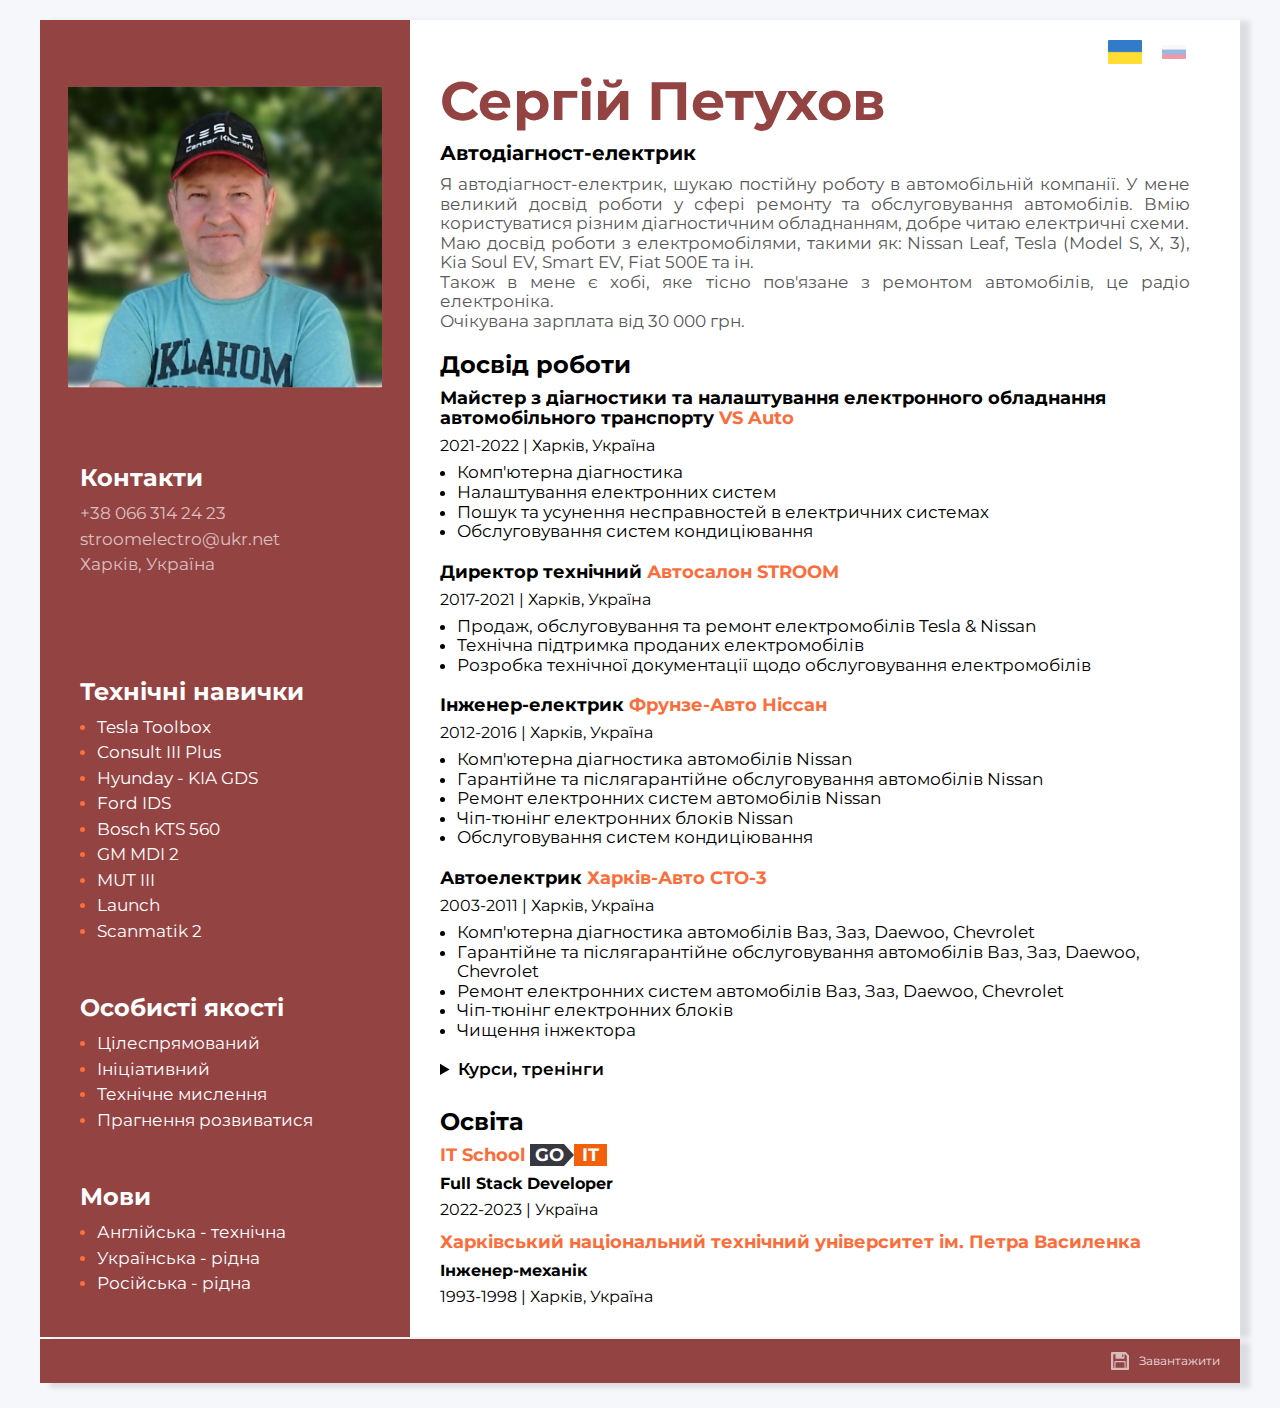
<file: index.html>
<!DOCTYPE html>
<html lang="uk">
<head>
    <meta charset="UTF-8">
    <meta http-equiv="X-UA-Compatible" content="IE=edge">
    <meta name="viewport" content="width=device-width, initial-scale=1.0">
    <title>Резюме</title>
    <link rel="icon" href="./img/favicon.ico" type="image/x-icon">
    <link rel="shortcut icon" href="./img/favicon.ico" type="image/x-icon">
    <link rel="preconnect" href="https://fonts.googleapis.com">
    <link rel="preconnect" href="https://fonts.gstatic.com" crossorigin>
    <link href="https://fonts.googleapis.com/css2?family=Montserrat:wght@400;700&display=swap" rel="stylesheet">
    <link rel="stylesheet" href="css/index.min.css">
</head>
    <body>
    <!-- main container -->
    <div class="main-container">
        <header class="header">
            <p class="header__p"></p>
            <ul class="header__list list">
                <li class="header__item"><a class="header__link link" href="./index.html"><img class="header__img header__img--active" src="./img/ukr.png" alt="ukr-lang" title="Українська мова"></a></li>
                <li class="header__item"><a class="header__link link" href="./rus.html"><img class="header__img" src="./img/ru.png" alt="rus-lang" title="Російська мова"></a></li>
                <!-- <li class="header__item"><a class="header__link link" href="./eng.html"><img class="header__img" src="./img/uk.png" alt="eng-lang" title="Англійська мова"></a></li> -->
            </ul>
        </header>
        <!--main container for mi-->
        <div class="for-mi">
            <!-- about mi -->
            <section class="about">
                <h1 class="about__name">Сергій Петухов</h1>
                <h2 class="about__profession">Автодіагност-електрик</h2>
                <p class="about__discription">
                    Я автодіагност-електрик, шукаю постійну роботу в автомобільній компанії. У мене великий досвід роботи у сфері
                    ремонту та обслуговування автомобілів. Вмію користуватися різним
                    діагностичним обладнанням, добре читаю електричні схеми.
                    <br/>Маю досвід роботи з електромобілями, такими як: Nissan Leaf, Tesla (Model S, X, 3), Kia Soul EV, Smart EV, Fiat 500E та ін.
                    <br/>Також в мене є хобі, яке тісно пов'язане з ремонтом автомобілів, це радіо електроніка.
                    <br/>Очікувана зарплата від 30 000 грн.
                </p>
            </section> 
            <!-- work experiens -->
            <section class="work-expiriens">
                <h3 class="work-expiriens-title">Досвід роботи</h3>
                <!-- VS Auto -->
                <div class="work-expiriens-company">
                    <h4 class="work-expiriens__position">Майстер з діагностики та налаштування електронного обладнання автомобільного транспорту <span class="work-expiriens__position--color">VS Auto</span></h4>
                    <p class="work-expiriens__period">2021-2022   <span class="work-expiriens__period--color">|</span> Харків, Україна</p>
                    <ul class="work-expiriens__list">
                        <li class="work-expiriens__item">Комп'ютерна діагностика</li>
                        <li class="work-expiriens__item">Налаштування електронних систем</li>
                        <li class="work-expiriens__item">Пошук та усунення несправностей в електричних системах</li>
                        <li class="work-expiriens__item">Обслуговування систем кондиціювання</li> 
                    </ul>
                </div>
                <!-- STROOM -->
                <div  class="work-expiriens-company">
                    <h4 class="work-expiriens__position"> Директор технічний <span class="work-expiriens__position--color">Автосалон STROOM</span></h4>
                    <p class="work-expiriens__period"> 2017-2021   <span class="work-expiriens__period--color">|</span> Харків, Україна </p>
                    <ul class="work-expiriens__list">
                        <li class="work-expiriens__item"> Продаж, обслуговування та ремонт електромобілів Tesla & Nissan</li>
                        <li class="work-expiriens__item"> Технічна підтримка проданих електромобілів</li>
                        <li class="work-expiriens__item"> Розробка технічної документації щодо обслуговування електромобілів</li>
                    </ul>
                </div>
                <!-- Фрунзе-Авто Nissan -->
                <div class="work-expiriens-company">
                    <h4 class="work-expiriens__position"> Інженер-електрик <span class="work-expiriens__position--color">Фрунзе-Авто Ніссан</span> </h4>
                    <p class="work-expiriens__period"> 2012-2016  <span class="work-expiriens__period--color">|</span> Харків, Україна </p>
                    <ul class="work-expiriens__list">
                        <li class="work-expiriens__item"> Комп'ютерна діагностика автомобілів Nissan</li>
                        <li class="work-expiriens__item"> Гарантійне та післягарантійне обслуговування автомобілів Nissan</li>
                        <li class="work-expiriens__item"> Ремонт електронних систем автомобілів Nissan</li>
                        <li class="work-expiriens__item"> Чіп-тюнінг електронних блоків Nissan</li>
                        <li class="work-expiriens__item"> Обслуговування систем кондиціювання</li>
                    </ul>
                </div>
                <!-- company Харьков-Авто СТО-3 -->
                <div class="work-expiriens-company">
                    <h4 class="work-expiriens__position"> Автоелектрик <span class="work-expiriens__position--color">Харків-Авто СТО-3</span> </h4>
                    <p class="work-expiriens__period"> 2003-2011   <span class="work-expiriens__period--color">|</span>  Харків, Україна </p>
                    <ul class="work-expiriens__list">
                        <li class="work-expiriens__item"> Комп'ютерна діагностика автомобілів Ваз, Заз, Daewoo, Chevrolet</li>
                        <li class="work-expiriens__item"> Гарантійне та післягарантійне обслуговування автомобілів Ваз, Заз, Daewoo, Chevrolet</li>
                        <li class="work-expiriens__item"> Ремонт електронних систем автомобілів Ваз, Заз, Daewoo, Chevrolet</li>
                        <li class="work-expiriens__item"> Чіп-тюнінг електронних блоків</li>
                        <li class="work-expiriens__item"> Чищення інжектора</li>
                    </ul>
                </div>
                <details class="details">
                    <summary class="details__more">Курси, тренінги</summary>
                    <!-- Bosch Service -->
                    <div  class="work-expiriens-company">
                        <h4 class="work-expiriens__position"> Робота з електромобілями <span class="work-expiriens__position--color">Bosch Service</span></h4>
                        <p class="work-expiriens__period"> 2017 <span class="work-expiriens__period--color">|</span> Київ, Україна </p>
                        <ul class="work-expiriens__list">
                            <li class="work-expiriens__item"> Пристрій електромобіля</li>
                            <li class="work-expiriens__item"> Робота з високовольтною системою електромобіля</li>
                            <li class="work-expiriens__item"> Ремонт та обслуговування електромобіля</li>
                        </ul>
                    </div> 
                    <!-- Nissan Kyiv -->
                    <div class="work-expiriens-company">
                        <h4 class="work-expiriens__position"> Влаштування електронних систем Nissan <span class="work-expiriens__position--color">Ніссан-Київ</span></h4>
                        <p class="work-expiriens__period"> 2014 <span class="work-expiriens__period--color">|</span> Київ, Україна </p>
                        <ul class="work-expiriens__list">
                            <li class="work-expiriens__item"> Влаштування електронних систем</li>
                            <li class="work-expiriens__item"> Діагностика електронних систем</li>
                            <li class="work-expiriens__item"> Робота з діагностичним обладнанням</li>
                        </ul>
                    </div>
                    <!-- Falcon-Auto -->
                    <div class="work-expiriens-company">
                        <h4 class="work-expiriens__position"> Влаштування електронних систем KIA <span class="work-expiriens__position--color">Falcon-Auto</span></h4>
                        <p class="work-expiriens__period"> 2013 <span class="work-expiriens__period--color">|</span> Київ, Україна </p>
                        <ul class="work-expiriens__list">
                            <li class="work-expiriens__item"> Влаштування електронних систем</li>
                            <li class="work-expiriens__item"> Діагностика електронних систем</li>
                            <li class="work-expiriens__item"> Робота з діагностичним обладнанням</li>
                        </ul>
                    </div>
                    <!-- Kyiv-Auto -->
                    <div class="work-expiriens-company">
                        <h4 class="work-expiriens__position"> Влаштування електронних систем Chevrolet <span class="work-expiriens__position--color">Київ-Авто</span></h4>
                        <p class="work-expiriens__period"> 2005 <span class="work-expiriens__period--color">|</span> Київ, Україна </p>
                        <ul class="work-expiriens__list">
                            <li class="work-expiriens__item"> Влаштування електронних систем Chevrolet</li>
                            <li class="work-expiriens__item"> Робота з діагностичним обладнанням</li>
                        </ul>
                    </div>
                    <!-- Auto-ZAZ -->
                    <div class="work-expiriens-company">
                        <h4 class="work-expiriens__position"> Влаштування електронних систем Daewoo, Sens <span class="work-expiriens__position--color">Авто-ЗАЗ</span></h4>
                        <p class="work-expiriens__period"> 2003 <span class="work-expiriens__period--color">|</span> Запоріжжя, Україна </p>
                        <ul class="work-expiriens__list">
                            <li class="work-expiriens__item"> Влаштування електронних систем Daewoo, Sens</li>
                            <li class="work-expiriens__item"> Робота з діагностичним обладнанням Scan-100</li>
                            <li class="work-expiriens__item"> Робота з діагностичним обладнанням Ascan-8</li>
                        </ul>
                    </div>
                </details>
            </section>
            <!-- education -->
            <section class="education">
                <h3 class="education-title">Освіта</h3>
                <ul class="education-list list">
                    <li class="education__item">
                        <h4 class="education__university">IT School <a class="link" href="https://goit.global/ua/" target="_blank"><span class="go"><span class="vs">&nbsp</span>GO</span><span class="it">IT</span></a></h4>
                        <h5 class="education__speciality">Full Stack Developer</h5>
                        <p class="education__period">2022-2023 <span class="education__divider">|</span>  Україна</p>
                    </li>
                    <li class="education__item">
                        <h4 class="education__university"><a class="education__link link" href="https://khntusg.com.ua/" target="_blank">Харківський національний технічний університет ім. Петра Василенка</a></h4>
                        <h5 class="education__speciality">Інженер-механік</h5>
                        <p class="education__period">1993-1998   <span class="education__divider">|</span> Харків, Україна</p>
                    </li>
                </ul>
            </section>
        </div> 
    <!-- sidebar -->
        <aside class="sidebar">
            <img src="img/my-photo-2023-blur-bg.png" alt="Моє фото" class="photo">
            <!-- contact -->
            <section class="contact">
                <h3 class="sidebar-title"> Контакти </h3>
                <ul class="contact-list list">
                    <li class="contact__item">
                        <a class="contact__link link" href="tel:+380663142423">+38 066 314 24 23</a>
                    </li>
                    <li class="contact__item">
                        <a class="contact__link link" href="mailto:stroomelectro@ukr.net">stroomelectro@ukr.net</a>
                    </li>
                    <!-- <li class="contact__item">
                        <a class="contact__link link" href="https://t.me/xxx">Telegram</a>
                    </li>
                    <li class="contact__item">
                        <a class="contact__link link" href="https://xxx">Viber</a>
                    </li> -->
                    <li class="contact__item">
                        <a class="contact__link link" href="https://goo.gl/maps/jP4LGy4SMkYBEkLD8" target="_blank">Харків, Україна</a>
                    </li>
                </ul>
            </section>
            <!-- tech skil -->
            <section class="tech-skil">
                <h3 class="sidebar-title">Технічні навички</h3>
                <ul class="tech-skil-list">
                    <li class="tech-skil__item"> <span class="tech-skil__item--text">Tesla Toolbox</span> </li>
                    <li class="tech-skil__item"> <span class="tech-skil__item--text">Consult III Plus</span> </li>
                    <li class="tech-skil__item"> <span class="tech-skil__item--text">Hyunday - KIA GDS</span> </li>
                    <li class="tech-skil__item"> <span class="tech-skil__item--text">Ford IDS</span> </li>
                    <li class="tech-skil__item"> <span class="tech-skil__item--text">Bosch KTS 560</span> </li>
                    <li class="tech-skil__item"> <span class="tech-skil__item--text">GM MDI 2</span> </li>
                    <li class="tech-skil__item"> <span class="tech-skil__item--text">MUT III</span> </li>
                    <li class="tech-skil__item"> <span class="tech-skil__item--text">Launch</span> </li>
                    <li class="tech-skil__item"> <span class="tech-skil__item--text">Scanmatik 2</span> </li>
                </ul>
            </section>
            <!-- soft skil -->
            <div class="soft-skil">
                <h3 class="sidebar-title">Особисті якості</h3>
                <ul class="soft-skil-list">
                    <li class="soft-skil__item"> <span class="soft-skil__item--text">Цілеспрямований</span> </li>
                    <li class="soft-skil__item"> <span class="soft-skil__item--text">Ініціативний</span> </li>
                    <li class="soft-skil__item"> <span class="soft-skil__item--text">Технічне мислення</span> </li>
                    <li class="soft-skil__item"> <span class="soft-skil__item--text">Прагнення розвиватися</span> </li>
                </ul>
            </div>
            <div class="language">
                <h3 class="sidebar-title">Мови</h3>
                <ul class="language-list">
                    <li class="language__item"> <span class="language__item--text">Англійська - технічна</span> </li>
                    <li class="language__item"> <span class="language__item--text">Українська - рідна</span> </li>
                    <li class="language__item"> <span class="language__item--text">Російська - рідна</span> </li>
                </ul>
            </div>
        </aside>
    </div> 
    <div class="bottom_block_download">
        <a
        href="https://raw.githubusercontent.com/Banny-b/resume-auto/main/pdf/summary-ua.pdf"
        target="_blank"
        class="resume_link"
        ><img class="download-icon" src="./img/icon-floppy.svg" alt="download"/>
        Завантажити
        </a>
    </div>
    <button onclick="topFunction()" id="myBtn" title="Go to top">&#8679;</button>
    <script src="./js/top.js"></script>
    </body>
</html>
</file>
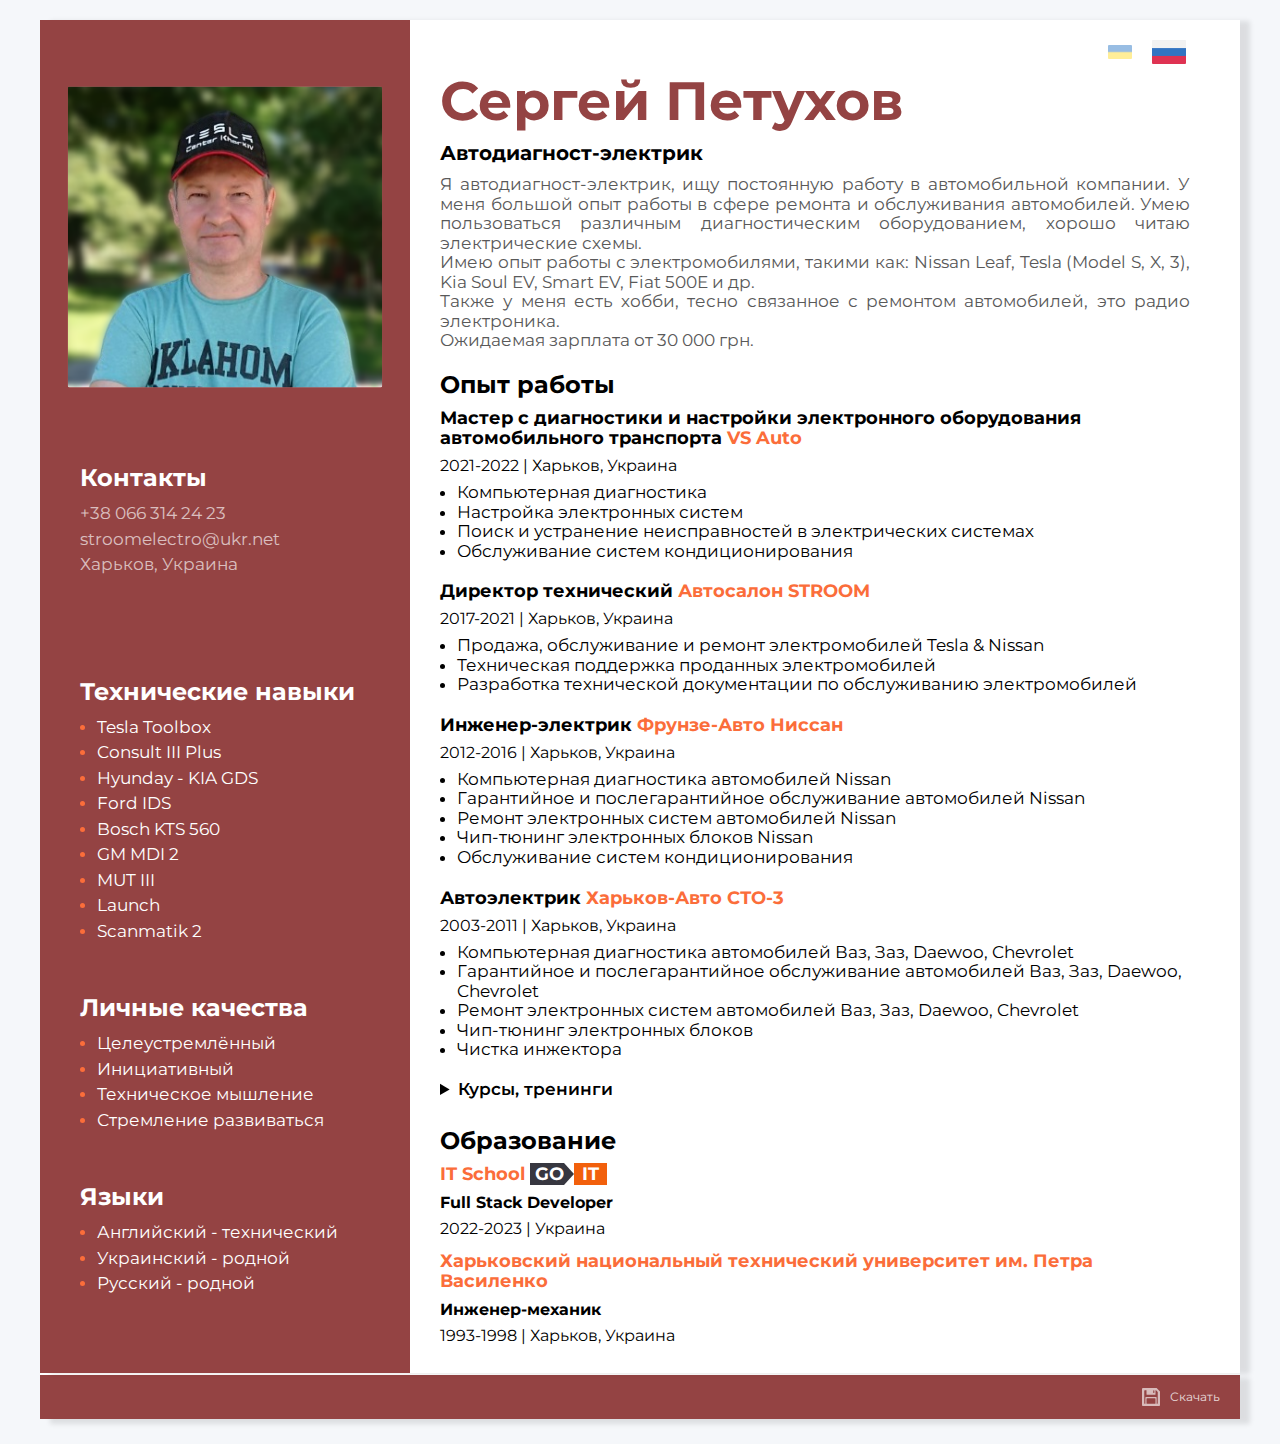
<file: rus.html>
<!DOCTYPE html>
<html lang="ru">
<head>
    <meta charset="UTF-8">
    <meta http-equiv="X-UA-Compatible" content="IE=edge">
    <meta name="viewport" content="width=device-width, initial-scale=1.0">
    <title>Резюме</title>
    <link rel="icon" href="./img/favicon.ico" type="image/x-icon">
    <link rel="shortcut icon" href="./img/favicon.ico" type="image/x-icon">
    <link rel="preconnect" href="https://fonts.googleapis.com">
    <link rel="preconnect" href="https://fonts.gstatic.com" crossorigin>
    <link href="https://fonts.googleapis.com/css2?family=Montserrat:wght@400;700&display=swap" rel="stylesheet">
    <link rel="stylesheet" href="css/index.min.css">
</head>
    <body>
    <!-- main container -->
    <div class="main-container">
        <header class="header">
            <p class="header__p"></p>
            <ul class="header__list list">
                <li class="header__item"><a class="header__link link" href="./index.html"><img class="header__img" src="./img/ukr.png" alt="ukr-lang" title="Украинский язык"></a></li>
                <li class="header__item"><a class="header__link link" href="./rus.html"><img class="header__img header__img--active" src="./img/ru.png" alt="rus-lang" title="Русский язык"></a></li>
                <!-- <li class="header__item"><a class="header__link link" href="./eng.html"><img class="header__img" src="./img/uk.png" alt="eng-lang" title="Английский язык"></a></li> -->
            </ul>
        </header>
        <!--main container for mi-->
        <div class="for-mi">
            <!-- about mi -->
            <section class="about">
                <h1 class="about__name">Сергей Петухов</h1>
                <h2 class="about__profession">Автодиагност-электрик</h2>
                <p class="about__discription">
                    Я автодиагност-электрик, ищу постоянную работу в автомобильной компании. У меня большой опыт работы в сфере
                    ремонта и обслуживания автомобилей. Умею пользоваться различным 
                    диагностическим оборудованием, хорошо читаю электрические схемы.
                    <br/>Имею опыт работы с электромобилями, такими как: Nissan Leaf, Tesla (Model S, X, 3), Kia Soul EV, Smart EV, Fiat 500E и др.
                    <br/>Также у меня есть хобби, тесно связанное с ремонтом автомобилей, это радио электроника.
                    <br/>Ожидаемая зарплата от 30 000 грн.
                </p>
            </section> 
            <!-- work experiens -->
            <section class="work-expiriens">
                <h3 class="work-expiriens-title">Опыт работы</h3>
                <!-- VS Auto -->
                <div class="work-expiriens-company">
                    <h4 class="work-expiriens__position">Мастер с диагностики и настройки электронного оборудования автомобильного транспорта <span class="work-expiriens__position--color">VS Auto</span></h4>
                    <p class="work-expiriens__period">2021-2022 <span class="work-expiriens__period--color">|</span> Харьков, Украина</p>
                    <ul class="work-expiriens__list">
                        <li class="work-expiriens__item">Компьютерная диагностика</li>
                        <li class="work-expiriens__item">Настройка электронных систем</li>
                        <li class="work-expiriens__item">Поиск и устранение неисправностей в электрических системах</li>
                        <li class="work-expiriens__item">Обслуживание систем кондиционирования</li>  
                    </ul>
                </div>
                <!-- STROOM -->
                <div  class="work-expiriens-company">
                    <h4 class="work-expiriens__position"> Директор технический  <span class="work-expiriens__position--color">Автосалон STROOM</span></h4>
                    <p class="work-expiriens__period"> 2017-2021   <span class="work-expiriens__period--color">|</span> Харьков, Украина </p>
                    <ul class="work-expiriens__list">
                        <li class="work-expiriens__item"> Продажа, обслуживание и ремонт электромобилей Tesla & Nissan</li>
                        <li class="work-expiriens__item"> Техническая поддержка проданных электромобилей</li>
                        <li class="work-expiriens__item"> Разработка технической документации по обслуживанию электромобилей</li>
                    </ul>
                </div>
                <!-- Фрунзе-Авто Nissan -->
                <div class="work-expiriens-company">
                    <h4 class="work-expiriens__position"> Инженер-электрик <span class="work-expiriens__position--color">Фрунзе-Авто Ниссан</span> </h4>
                    <p class="work-expiriens__period"> 2012-2016   <span class="work-expiriens__period--color">|</span>  Харьков, Украина </p>
                    <ul class="work-expiriens__list">
                        <li class="work-expiriens__item"> Компьютерная диагностика автомобилей Nissan</li>
                        <li class="work-expiriens__item"> Гарантийное и послегарантийное обслуживание автомобилей Nissan</li>
                        <li class="work-expiriens__item"> Ремонт электронных систем автомобилей Nissan</li>
                        <li class="work-expiriens__item"> Чип-тюнинг электронных блоков Nissan</li>
                        <li class="work-expiriens__item"> Обслуживание систем кондиционирования</li>
                    </ul>
                </div>
                <!-- Харьков-Авто СТО-3 -->
                <div class="work-expiriens-company">
                    <h4 class="work-expiriens__position"> Автоэлектрик <span class="work-expiriens__position--color">Харьков-Авто СТО-3</span> </h4>
                    <p class="work-expiriens__period"> 2003-2011   <span class="work-expiriens__period--color">|</span>  Харьков, Украина </p>
                    <ul class="work-expiriens__list">
                        <li class="work-expiriens__item"> Компьютерная диагностика автомобилей Ваз, Заз, Daewoo, Chevrolet</li>
                        <li class="work-expiriens__item"> Гарантийное и послегарантийное обслуживание автомобилей Ваз, Заз, Daewoo, Chevrolet</li>
                        <li class="work-expiriens__item"> Ремонт электронных систем автомобилей Ваз, Заз, Daewoo, Chevrolet</li>
                        <li class="work-expiriens__item"> Чип-тюнинг электронных блоков</li>
                        <li class="work-expiriens__item"> Чистка инжектора</li>
                    </ul>
                </div>
                <details class="details">
                    <summary class="details__more">Курсы, тренинги</summary>
                    <!-- Bosch Service -->
                    <div  class="work-expiriens-company">
                        <h4 class="work-expiriens__position"> Работа с электромобилями <span class="work-expiriens__position--color">Bosch Service</span></h4>
                        <p class="work-expiriens__period"> 2017 <span class="work-expiriens__period--color">|</span> Киев, Украина </p>
                        <ul class="work-expiriens__list">
                            <li class="work-expiriens__item"> Устройство электромобиля</li>
                            <li class="work-expiriens__item"> Работа с высоковольтной системой электромобиля</li>
                            <li class="work-expiriens__item"> Ремонт и обслуживание электромобиля</li>
                        </ul>
                    </div> 
                    <!-- Nissan Kyiv -->
                    <div class="work-expiriens-company">
                        <h4 class="work-expiriens__position"> Устройство электронных систем Nissan <span class="work-expiriens__position--color">Ниссан-Киев</Nissan-Kyiv></span></h4>
                        <p class="work-expiriens__period"> 2014 <span class="work-expiriens__period--color">|</span> Киев, Украина </p>
                        <ul class="work-expiriens__list">
                            <li class="work-expiriens__item"> Устройство электронных систем</li>
                            <li class="work-expiriens__item"> Диагностика электронных систем</li>
                            <li class="work-expiriens__item"> Работа с диагностическим оборудованием</li>
                        </ul>
                    </div>
                    <!-- Falcon-Auto -->
                    <div class="work-expiriens-company">
                        <h4 class="work-expiriens__position"> Устройство электронных систем KIA <span class="work-expiriens__position--color">Falcon-Auto</span></h4>
                        <p class="work-expiriens__period"> 2013 <span class="work-expiriens__period--color">|</span> Киев, Украина </p>
                        <ul class="work-expiriens__list">
                            <li class="work-expiriens__item"> Устройство электронных систем</li>
                            <li class="work-expiriens__item"> Диагностика электронных систем</li>
                            <li class="work-expiriens__item"> Работа с диагностическим оборудованием</li>
                        </ul>
                    </div>
                    <!-- Kyiv-Auto -->
                    <div class="work-expiriens-company">
                        <h4 class="work-expiriens__position"> Устройство электронных систем Chevrolet <span class="work-expiriens__position--color">Киев-Авто</span></h4>
                        <p class="work-expiriens__period"> 2005 <span class="work-expiriens__period--color">|</span> Киев, Украина </p>
                        <ul class="work-expiriens__list">
                            <li class="work-expiriens__item"> Устройство электронных систем Chevrolet</li>
                            <li class="work-expiriens__item"> Работа с диагностическим оборудованием</li>
                        </ul>
                    </div>
                    <!-- Auto-ZAZ -->
                    <div class="work-expiriens-company">
                        <h4 class="work-expiriens__position"> Устройство электронных систем Daewoo, Sens <span class="work-expiriens__position--color">Авто-ЗАЗ</span></h4>
                        <p class="work-expiriens__period"> 2003 <span class="work-expiriens__period--color">|</span> Запорожье, Украина </p>
                        <ul class="work-expiriens__list">
                            <li class="work-expiriens__item"> Устройство электронных систем Daewoo, Sens</li>
                            <li class="work-expiriens__item"> Работа с диагностическим оборудованием Scan-100</li>
                            <li class="work-expiriens__item"> Работа с диагностическим оборудованием Ascan-8</li>
                        </ul>
                    </div>
                </details>
            </section>
            <!-- education -->
            <section class="education">
                <h3 class="education-title">Образование</h3>
                <ul class="education-list list">
                    <li class="education__item">
                        <h4 class="education__university">IT School <a class="link" href="https://goit.global/ua-ru/" target="_blank"><span class="go"><span class="vs">&nbsp</span>GO</span><span class="it">IT</span></a></h4>
                        <h5 class="education__speciality">Full Stack Developer</h5>
                        <p class="education__period">2022-2023 <span class="education__divider">|</span>  Украина</p>
                    </li>
                    <li class="education__item">
                        <h4 class="education__university"><a class="education__link link" href="https://khntusg.com.ua/" target="_blank">Харьковский национальный технический университет им. Петра Василенко</a></h4>
                        <h5 class="education__speciality">Инженер-механик</h5>
                        <p class="education__period">1993-1998   <span class="education__divider">|</span>  Харьков, Украина</p>
                    </li>
                </ul>
            </section>
        </div> 
    <!-- sidebar -->
        <aside class="sidebar">
            <img src="img/my-photo-2023-blur-bg.png" alt="Моё фото" class="photo">
            <!-- contact -->
            <section class="contact">
                <h3 class="sidebar-title"> Контакты </h3>
                <ul class="contact-list list">
                    <li class="contact__item">
                        <a class="contact__link link" href="tel:+380663142423">+38 066 314 24 23</a>
                    </li>
                    <li class="contact__item">
                        <a class="contact__link link" href="mailto:stroomelectro@ukr.net">stroomelectro@ukr.net</a>
                    </li>
                    <!-- <li class="contact__item">
                        <a class="contact__link link" href="https://t.me/xxx">Telegram</a>
                    </li>
                    <li class="contact__item">
                        <a class="contact__link link" href="https://xxx">Viber</a>
                    </li> -->
                    <li class="contact__item">
                        <a class="contact__link link" href="https://goo.gl/maps/jP4LGy4SMkYBEkLD8" target="_blank">Харьков, Украина</a>
                    </li>
                </ul>
            </section>
            <!-- tech skil -->
            <section class="tech-skil">
                <h3 class="sidebar-title">Технические навыки</h3>
                <ul class="tech-skil-list">
                    <li class="tech-skil__item"> <span class="tech-skil__item--text">Tesla Toolbox</span> </li>
                    <li class="tech-skil__item"> <span class="tech-skil__item--text">Consult III Plus</span> </li>
                    <li class="tech-skil__item"> <span class="tech-skil__item--text">Hyunday - KIA GDS</span> </li>
                    <li class="tech-skil__item"> <span class="tech-skil__item--text">Ford IDS</span> </li>
                    <li class="tech-skil__item"> <span class="tech-skil__item--text">Bosch KTS 560</span> </li>
                    <li class="tech-skil__item"> <span class="tech-skil__item--text">GM MDI 2</span> </li>
                    <li class="tech-skil__item"> <span class="tech-skil__item--text">MUT III</span> </li>
                    <li class="tech-skil__item"> <span class="tech-skil__item--text">Launch</span> </li>
                    <li class="tech-skil__item"> <span class="tech-skil__item--text">Scanmatik 2</span> </li>
                </ul>
            </section>
            <!-- soft skil -->
            <div class="soft-skil">
                <h3 class="sidebar-title">Личные качества</h3>
                <ul class="soft-skil-list">
                    <li class="soft-skil__item"> <span class="soft-skil__item--text">Целеустремлённый</span> </li>
                    <li class="soft-skil__item"> <span class="soft-skil__item--text">Инициативный</span> </li>
                    <li class="soft-skil__item"> <span class="soft-skil__item--text">Техническое мышление</span> </li>
                    <li class="soft-skil__item"> <span class="soft-skil__item--text">Стремление развиваться</span> </li>
                </ul>
            </div>
            <div class="language">
                <h3 class="sidebar-title">Языки</h3>
                <ul class="language-list">
                    <li class="language__item"> <span class="language__item--text">Английский - технический</span> </li>
                    <li class="language__item"> <span class="language__item--text">Украинский - родной</span> </li>
                    <li class="language__item"> <span class="language__item--text">Русский - родной</span> </li>
                </ul>
            </div>
        </aside>
    </div>
    <div class="bottom_block_download">
        <a
        href="https://raw.githubusercontent.com/Banny-b/resume-auto/main/pdf/summary-ru.pdf"
        target="_blank"
        class="resume_link"
        ><img class="download-icon" src="./img/icon-floppy.svg" alt="download"/>
        Скачать
        </a>
    </div>
    <button onclick="topFunction()" id="myBtn" title="Go to top">&#8679;</button>
    <script src="./js/top.js"></script>
    </body>
</html>
</file>
<file: css/index.min.css>
html{scroll-behavior:smooth}body{font-family:"Montserrat",sans-serif;background-color:#f5f7fa}img{display:block}p,h1,h2,h3,h4,h5,h6{margin:0}ul,ol{padding-left:0;margin:0}button{cursor:pointer}.link{text-decoration:none}.list{list-style:none}:root{--text-color-black: #000000;--text-color-grey: #595959;--text-color-light-gray: #A8A8A8;--text-color-ginger: #FB6D3A;--text-color-white-ransparent: #ffffffab;--text-color-white: #ffffff;--section-color:#944343;--section-color-white: #ffffff}.header{display:flex;align-items:center;position:absolute;top:20px;right:20px}.header__p{margin-right:20px}.header__list{display:flex;align-items:center;margin-right:14px}.header__item{margin-right:20px}.header__img{width:24px;height:14px;border-radius:1px;opacity:.4;transition-duration:500ms;transition-timing-function:cubic-bezier(0.4, 0, 0.2, 1)}.header__img--active{width:34px;height:24px;opacity:.8}.header__img:hover{transform:scale(1.2);opacity:1}.main-container{display:flex;flex-direction:row-reverse;position:relative;width:1200px;background:var(--section-color-white);margin:20px auto 0;box-shadow:10px 1px 5px rgba(0,0,0,.1)}.for-mi{padding:50px 50px 30px 30px;width:calc 830px}.about{margin-bottom:20px}.about__profession{font-style:normal;font-weight:bold;font-size:20px;line-height:1.15;color:var(--text-color-black);margin-bottom:10px;animation:blink 2s infinite}@keyframes blink{50%{opacity:0}}.about__name{font-style:normal;font-weight:bold;font-size:54px;line-height:1.15;color:var(--section-color);margin-bottom:10px}.about__discription{font-style:normal;font-weight:normal;font-size:17px;line-height:1.15;color:var(--text-color-grey);text-align:justify}.projects{margin-bottom:20px}.projects__title{font-style:normal;font-weight:bold;font-size:24px;line-height:27px;color:var(--text-color-black);margin-bottom:10px}.projects__list{padding:0 0 0 17px}.projects__item{color:var(--text-color-black);font-weight:bold;margin-bottom:5px}.projects__text{font-style:normal;font-weight:normal;font-size:17px;line-height:1.15;color:var(--text-color-grey);margin-left:10px}.projects__text--top{margin-bottom:5px;display:flex;gap:5px;align-items:stretch}.projects__text--title{font-style:normal;font-weight:normal;font-size:17px;line-height:1.15;color:var(--text-color-grey)}.projects__icon{width:25px;height:25px;transition:all 250ms cubic-bezier(0.4, 0, 0.2, 1)}.projects__icon:hover,.projects__icon:focus{transform:scale(1.15)}.projects__link{text-decoration:none}.projects__bracket{font-style:normal;font-weight:normal;font-size:17px;line-height:1.15;color:var(--text-color-grey)}.projects__p{text-align:justify}.work-expiriens{margin-bottom:20px}.work-expiriens-title{font-style:normal;font-weight:bold;font-size:24px;line-height:27px;color:var(--text-color-black);margin-bottom:10px}.work-expiriens-company{margin:0 0 20px 0}.work-expiriens__position{font-style:normal;font-weight:bold;font-size:18px;line-height:20px;margin:0 0 10px 0}.work-expiriens__position--color{color:var(--text-color-ginger)}.work-expiriens__period{font-style:normal;font-weight:normal;font-size:16px;line-height:15px;color:var(--text-color-gray);margin:0 0 10px 0}.work-expiriens__period--color{color:var(--text-color-black)}.work-expiriens__list{padding:0 0 0 17px}.work-expiriens__item{font-style:normal;font-weight:normal;font-size:17px;line-height:1.15;color:var(--text-color-gray)}.details__more{cursor:pointer;font-style:normal;font-weight:600;font-size:17px;line-height:1.15;margin-bottom:8px;color:var(--section-color-gray)}.details__more:hover{color:var(--text-color-black);animation:blink 1.8s infinite}@keyframes blink{50%{opacity:0}}.education-title{font-style:normal;font-weight:bold;font-size:24px;line-height:27px;color:var(--text-color-black);margin-bottom:10px}.education-list{display:flex;flex-direction:column}.education__item:not(:last-child){margin-bottom:15px}.education__university{font-style:normal;font-weight:bold;font-size:18px;line-height:20px;color:var(--text-color-ginger);margin-bottom:10px}.education__speciality{font-style:normal;font-weight:bold;font-size:16px;line-height:17px;color:var(--text-color-black);margin-bottom:10px}.education__period{font-style:normal;font-weight:normal;font-size:16px;line-height:15px;color:var(--text-color-gray)}.education__divider{color:var(--text-color-black)}.education__link{color:var(--text-color-ginger)}.go{background:#373740;color:var(--text-color-white);position:relative;margin-right:10px}.go::after{content:"";position:absolute;left:100%;bottom:0;border:11px solid rgba(0,0,0,0);border-left:10px solid #373740}.it{background:#f2600c;color:var(--text-color-white);padding:0 8px 0 8px}.sidebar{background:var(--section-color);width:370px;padding:40px 0}.sidebar-title{font-style:normal;font-weight:bold;font-size:24px;line-height:1.13;color:var(--text-color-white);margin-bottom:10px}.photo{width:370px;height:354px;margin:0 auto;border-radius:2px;background-color:#d39999;transition-property:all;transition-duration:500ms;transition-timing-function:cubic-bezier(0.4, 0, 0.2, 1);transform:scale(0.85)}.photo:hover{transform:scale(0.95)}.contact{padding-right:40px;padding-left:40px;margin:50px 0 0 0}.contact__tipe{font-style:normal;font-weight:bold;font-size:17px;line-height:1.5;color:var(--text-color-white);margin-right:7px}.contact__link{font-style:normal;font-weight:normal;font-size:17px;line-height:1.5;color:var(--text-color-white-ransparent);transition-duration:350ms;transition-timing-function:cubic-bezier(0.4, 0, 0.2, 1);transform:scale(0.85)}.contact__link:hover,.contact__link:focus{color:var(--text-color-white)}.contact__p{font-style:normal;font-weight:normal;font-size:17px;line-height:1.5;color:var(--text-color-white)}.tech-skil{padding-right:40px;padding-left:40px;margin:100px 0 0 0}.soft-skil{padding-right:40px;padding-left:40px;margin:50px 0 0 0}.soft-skil-list,.tech-skil-list{padding:0 0 0 17px}.soft-skil__item,.tech-skil__item{color:var(--text-color-ginger)}.soft-skil__item--text,.tech-skil__item--text{font-style:normal;font-weight:normal;font-size:17px;line-height:1.5;color:var(--text-color-white)}.language{padding-right:40px;padding-left:40px;margin:50px 0 0 0}.language-list{padding:0 0 0 17px}.language__item{color:var(--text-color-ginger)}.language__item--text{font-style:normal;font-weight:normal;font-size:17px;line-height:1.5;color:var(--text-color-white)}#myBtn{display:none;position:fixed;bottom:25px;right:28px;z-index:5;border:none;outline:none;background-color:var(--text-color-light-gray);color:#fff;cursor:pointer;padding:7px 10px;border-radius:2px;font-size:24px;scroll-behavior:smooth;opacity:.5;transition-duration:450ms}#myBtn:hover{background-color:var(--section-color);opacity:1}.bottom_block_download{display:flex;justify-content:flex-end;margin:0 auto 25px;width:1200px;padding-top:8px;padding-bottom:8px;background-color:var(--section-color);border-top:2px solid var(--section-color-white);box-shadow:10px 5px 5px rgba(0,0,0,.1)}.download-icon{width:18px;height:18px;margin-right:10px;margin-top:auto;margin-bottom:auto;opacity:.8}.resume_link{display:flex;align-items:center;font-style:normal;font-weight:normal;font-size:12px;line-height:1.5;color:var(--text-color-white);text-decoration:none;margin-right:15px;padding:5px;opacity:.8;transition-duration:500ms;transition-timing-function:cubic-bezier(0.4, 0, 0.2, 1)}.resume_link:hover{border-radius:2px;outline:1px solid var(--text-color-white);opacity:1}/*# sourceMappingURL=index.min.css.map */
</file>
